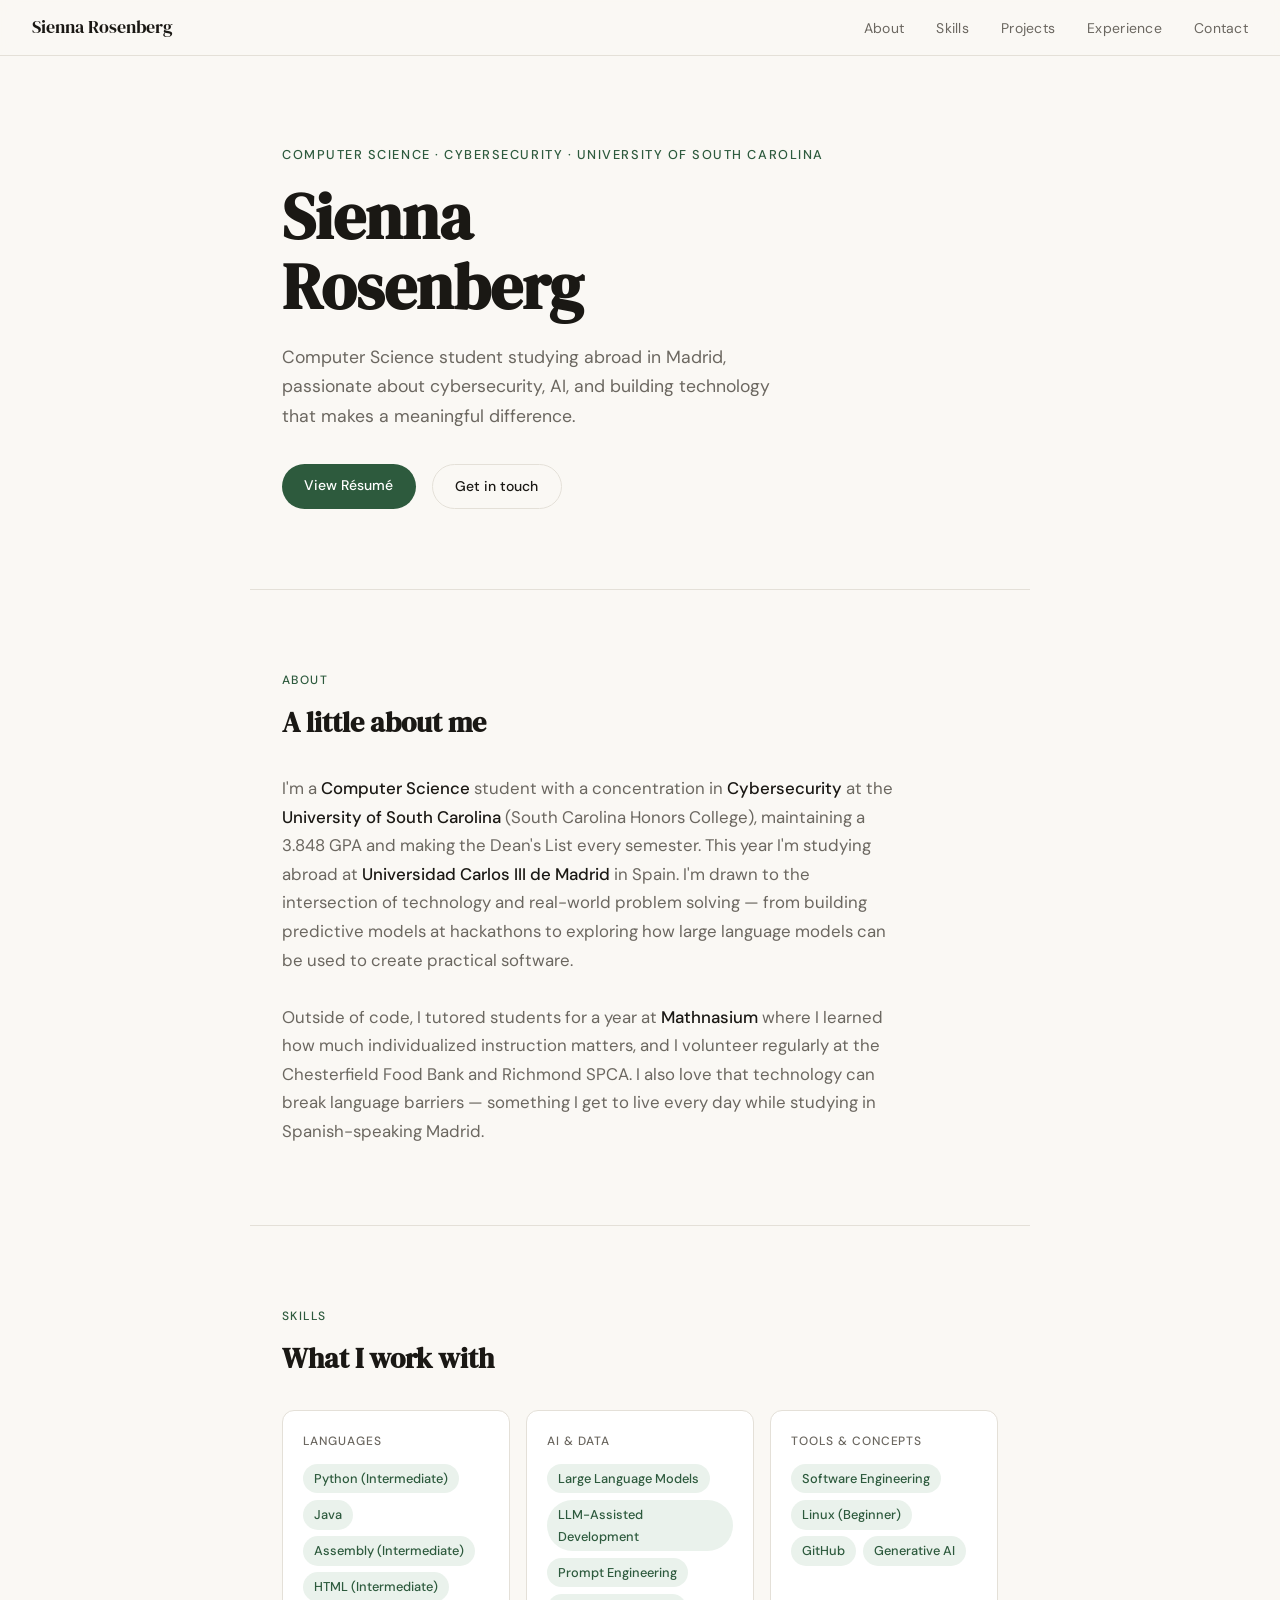
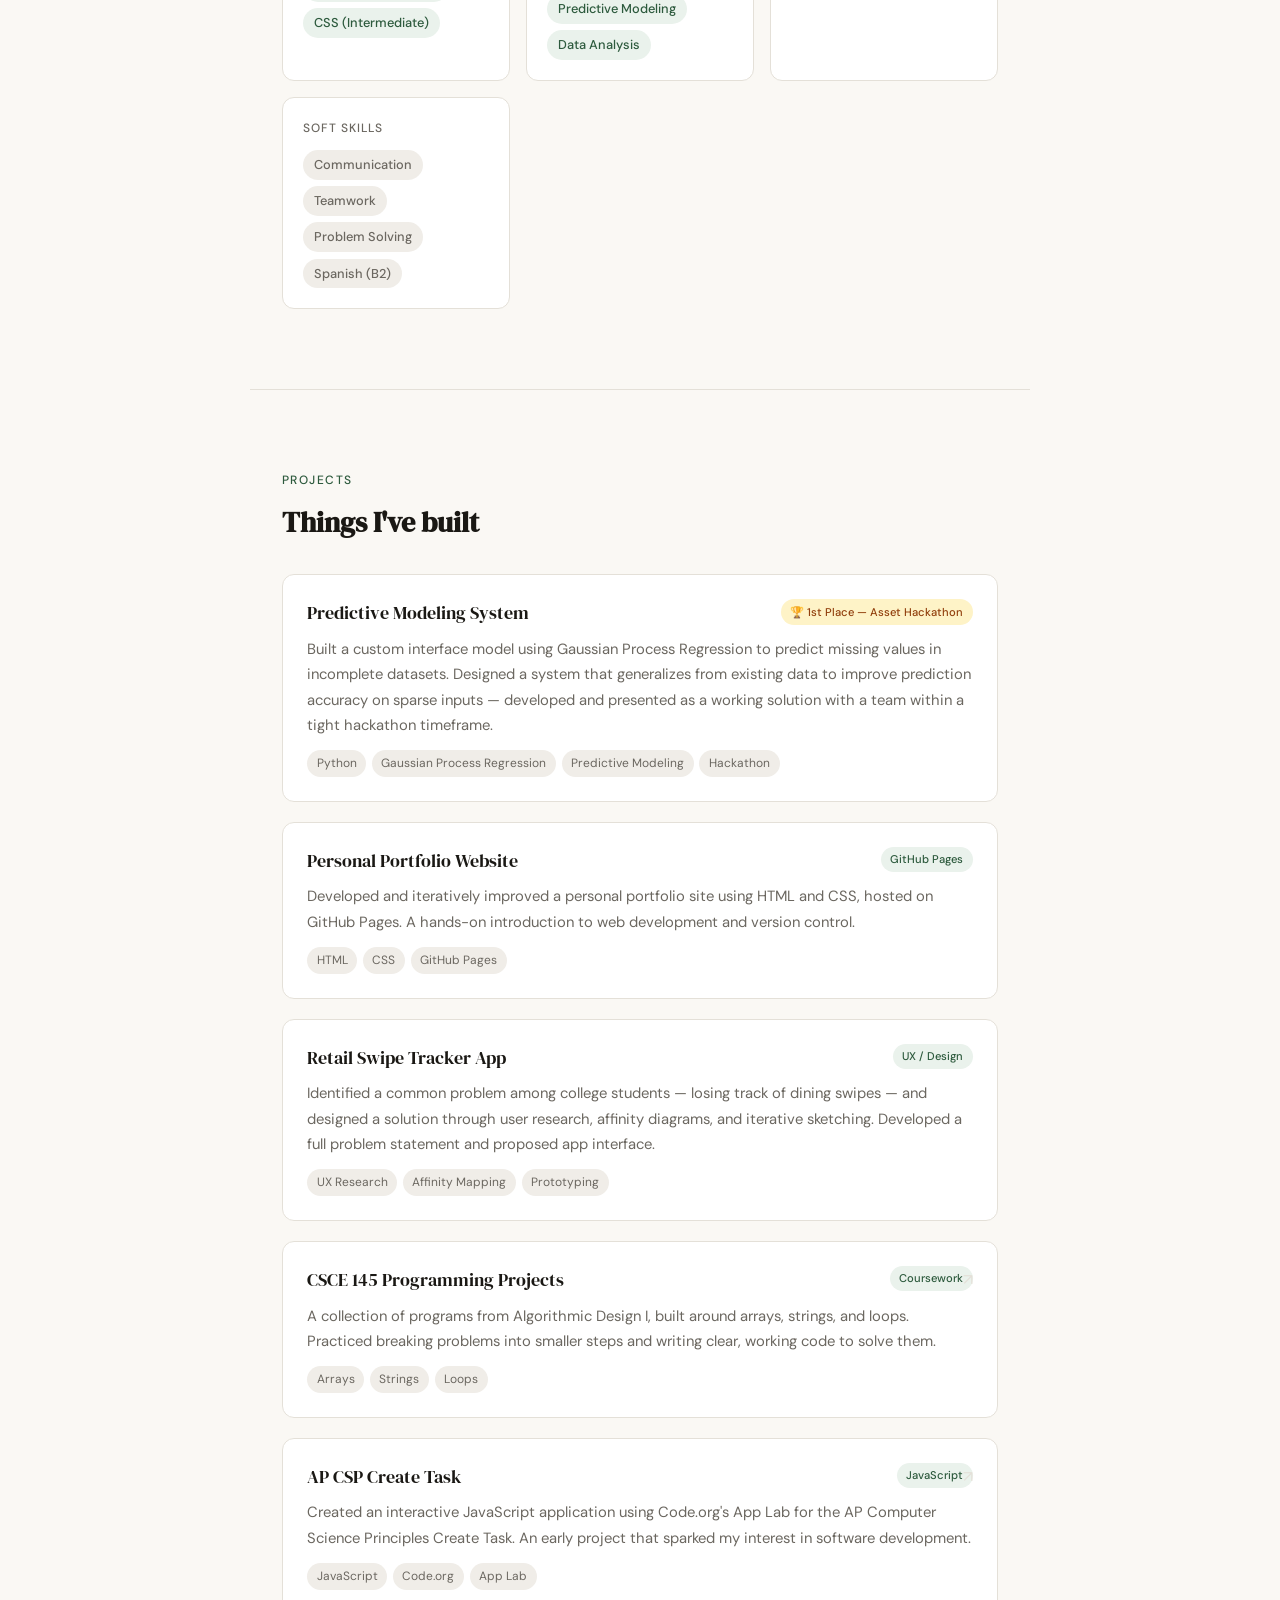
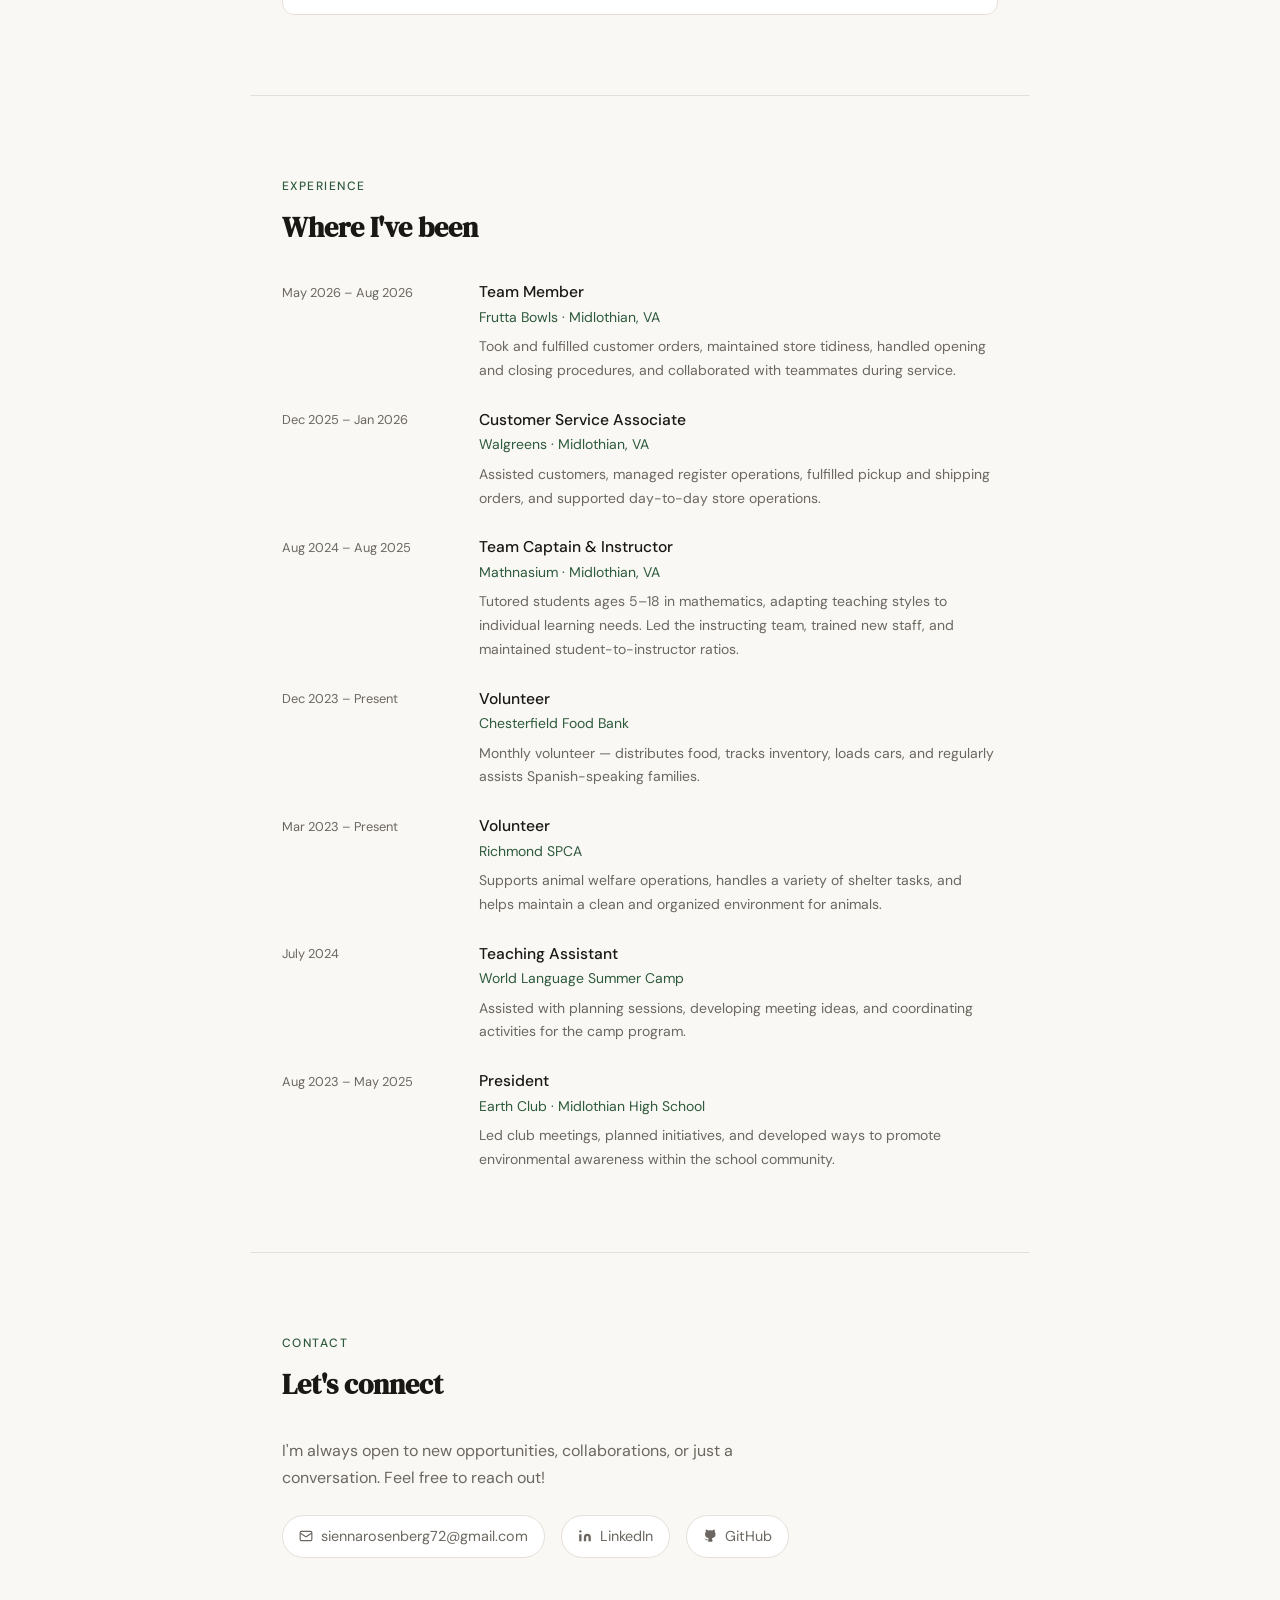
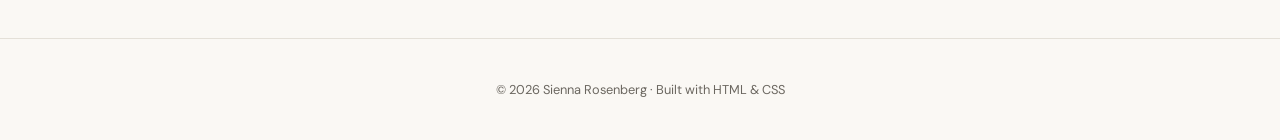
<file: index.html>
<!DOCTYPE html>
<html lang="en">
<head>
  <meta charset="UTF-8" />
  <meta name="viewport" content="width=device-width, initial-scale=1.0" />
  <title>Sienna Rosenberg</title>
  <link href="https://fonts.googleapis.com/css2?family=DM+Serif+Display&family=DM+Sans:wght@300;400;500&display=swap" rel="stylesheet" />
  <style>
    *, *::before, *::after { box-sizing: border-box; margin: 0; padding: 0; }

    :root {
      --cream: #faf8f4;
      --ink: #1a1814;
      --muted: #6b6760;
      --accent: #2d5a3d;
      --accent-light: #eaf2ec;
      --border: #e4e0d8;
      --white: #ffffff;
    }

    html { scroll-behavior: smooth; }

    body {
      font-family: 'DM Sans', sans-serif;
      background: var(--cream);
      color: var(--ink);
      font-size: 16px;
      line-height: 1.7;
    }

    /* NAV */
    nav {
      position: fixed;
      top: 0; left: 0; right: 0;
      background: rgba(250, 248, 244, 0.92);
      backdrop-filter: blur(8px);
      border-bottom: 1px solid var(--border);
      z-index: 100;
      padding: 0 2rem;
      height: 56px;
      display: flex;
      align-items: center;
      justify-content: space-between;
    }

    .nav-name {
      font-family: 'DM Serif Display', serif;
      font-size: 1.1rem;
      color: var(--ink);
      text-decoration: none;
    }

    .nav-links {
      display: flex;
      gap: 2rem;
      list-style: none;
    }

    .nav-links a {
      font-size: 0.875rem;
      font-weight: 400;
      color: var(--muted);
      text-decoration: none;
      letter-spacing: 0.02em;
      transition: color 0.2s;
    }

    .nav-links a:hover { color: var(--ink); }

    /* SECTIONS */
    section {
      max-width: 780px;
      margin: 0 auto;
      padding: 5rem 2rem;
    }

    section + section {
      border-top: 1px solid var(--border);
    }

    /* HERO */
    #hero {
      padding-top: 9rem;
      padding-bottom: 5rem;
    }

    .hero-eyebrow {
      font-size: 0.8rem;
      font-weight: 500;
      letter-spacing: 0.12em;
      text-transform: uppercase;
      color: var(--accent);
      margin-bottom: 1rem;
    }

    h1 {
      font-family: 'DM Serif Display', serif;
      font-size: clamp(2.8rem, 6vw, 4rem);
      line-height: 1.1;
      color: var(--ink);
      margin-bottom: 1.25rem;
    }

    .hero-sub {
      font-size: 1.1rem;
      color: var(--muted);
      max-width: 520px;
      margin-bottom: 2rem;
    }

    .hero-links {
      display: flex;
      gap: 1rem;
      flex-wrap: wrap;
    }

    .btn {
      display: inline-block;
      padding: 0.6rem 1.4rem;
      border-radius: 100px;
      font-size: 0.875rem;
      font-weight: 500;
      text-decoration: none;
      transition: all 0.2s;
    }

    .btn-primary {
      background: var(--accent);
      color: #fff;
    }

    .btn-primary:hover { background: #234a30; }

    .btn-outline {
      border: 1px solid var(--border);
      color: var(--ink);
      background: transparent;
    }

    .btn-outline:hover { background: var(--white); border-color: #ccc; }

    /* SECTION HEADINGS */
    .section-label {
      font-size: 0.75rem;
      font-weight: 500;
      letter-spacing: 0.12em;
      text-transform: uppercase;
      color: var(--accent);
      margin-bottom: 0.5rem;
    }

    h2 {
      font-family: 'DM Serif Display', serif;
      font-size: 1.75rem;
      color: var(--ink);
      margin-bottom: 1.75rem;
    }

    /* ABOUT */
    .about-text {
      font-size: 1.05rem;
      color: var(--muted);
      max-width: 620px;
    }

    .about-text strong { color: var(--ink); font-weight: 500; }

    /* SKILLS */
    .skills-grid {
      display: grid;
      grid-template-columns: repeat(auto-fit, minmax(200px, 1fr));
      gap: 1rem;
    }

    .skill-card {
      background: var(--white);
      border: 1px solid var(--border);
      border-radius: 12px;
      padding: 1.25rem;
    }

    .skill-card-title {
      font-size: 0.75rem;
      font-weight: 500;
      letter-spacing: 0.08em;
      text-transform: uppercase;
      color: var(--muted);
      margin-bottom: 0.75rem;
    }

    .skill-tags {
      display: flex;
      flex-wrap: wrap;
      gap: 0.4rem;
    }

    .tag {
      font-size: 0.8rem;
      padding: 0.25rem 0.7rem;
      border-radius: 100px;
      background: var(--accent-light);
      color: var(--accent);
      font-weight: 500;
    }

    .tag-gray {
      background: #f0ede8;
      color: var(--muted);
    }

    /* PROJECTS */
    .projects-list {
      display: flex;
      flex-direction: column;
      gap: 1.25rem;
    }

    .project-card {
      background: var(--white);
      border: 1px solid var(--border);
      border-radius: 12px;
      padding: 1.5rem;
      text-decoration: none;
      color: inherit;
      display: block;
      transition: border-color 0.2s, transform 0.2s;
      position: relative;
    }

    .project-card:hover {
      border-color: var(--accent);
      transform: translateY(-2px);
    }

    .project-header {
      display: flex;
      align-items: flex-start;
      justify-content: space-between;
      gap: 1rem;
      margin-bottom: 0.5rem;
    }

    .project-title {
      font-family: 'DM Serif Display', serif;
      font-size: 1.1rem;
      color: var(--ink);
    }

    .project-badge {
      font-size: 0.7rem;
      font-weight: 500;
      padding: 0.2rem 0.6rem;
      border-radius: 100px;
      white-space: nowrap;
    }

    .badge-winner {
      background: #fef3c7;
      color: #92400e;
    }

    .badge-class {
      background: var(--accent-light);
      color: var(--accent);
    }

    .project-desc {
      font-size: 0.925rem;
      color: var(--muted);
      margin-bottom: 0.75rem;
    }

    .project-tags {
      display: flex;
      flex-wrap: wrap;
      gap: 0.35rem;
    }

    .project-tag {
      font-size: 0.75rem;
      padding: 0.2rem 0.6rem;
      border-radius: 100px;
      background: #f0ede8;
      color: var(--muted);
    }

    .arrow {
      position: absolute;
      top: 1.5rem;
      right: 1.5rem;
      font-size: 1rem;
      color: var(--border);
      transition: color 0.2s;
    }

    .project-card:hover .arrow { color: var(--accent); }

    /* EXPERIENCE */
    .exp-list {
      display: flex;
      flex-direction: column;
      gap: 1.5rem;
    }

    .exp-item {
      display: grid;
      grid-template-columns: 1fr 3fr;
      gap: 1.5rem;
    }

    @media (max-width: 560px) {
      .exp-item { grid-template-columns: 1fr; gap: 0.25rem; }
      nav .nav-links { display: none; }
    }

    .exp-date {
      font-size: 0.8rem;
      color: var(--muted);
      padding-top: 0.15rem;
    }

    .exp-role {
      font-weight: 500;
      font-size: 0.975rem;
      color: var(--ink);
    }

    .exp-org {
      font-size: 0.875rem;
      color: var(--accent);
      margin-bottom: 0.35rem;
    }

    .exp-desc {
      font-size: 0.875rem;
      color: var(--muted);
    }

    /* CONTACT */
    .contact-row {
      display: flex;
      flex-wrap: wrap;
      gap: 1rem;
      margin-top: 1.5rem;
    }

    .contact-link {
      display: flex;
      align-items: center;
      gap: 0.5rem;
      font-size: 0.9rem;
      color: var(--muted);
      text-decoration: none;
      padding: 0.5rem 1rem;
      border: 1px solid var(--border);
      border-radius: 100px;
      background: var(--white);
      transition: all 0.2s;
    }

    .contact-link:hover {
      color: var(--ink);
      border-color: #aaa;
    }

    /* FOOTER */
    footer {
      text-align: center;
      padding: 2.5rem;
      font-size: 0.8rem;
      color: var(--muted);
      border-top: 1px solid var(--border);
    }

    /* ANIMATIONS */
    @keyframes fadeUp {
      from { opacity: 0; transform: translateY(18px); }
      to   { opacity: 1; transform: translateY(0); }
    }

    .fade-up {
      opacity: 0;
      animation: fadeUp 0.55s ease forwards;
    }

    .delay-1 { animation-delay: 0.1s; }
    .delay-2 { animation-delay: 0.22s; }
    .delay-3 { animation-delay: 0.34s; }
    .delay-4 { animation-delay: 0.46s; }
  </style>
</head>
<body>

  <nav>
    <a class="nav-name" href="#hero">Sienna Rosenberg</a>
    <ul class="nav-links">
      <li><a href="#about">About</a></li>
      <li><a href="#skills">Skills</a></li>
      <li><a href="#projects">Projects</a></li>
      <li><a href="#experience">Experience</a></li>
      <li><a href="#contact">Contact</a></li>
    </ul>
  </nav>

  <!-- HERO -->
  <section id="hero">
    <p class="hero-eyebrow fade-up">Computer Science · Cybersecurity · University of South Carolina</p>
    <h1 class="fade-up delay-1">Sienna<br>Rosenberg</h1>
    <p class="hero-sub fade-up delay-2">Computer Science student studying abroad in Madrid, passionate about cybersecurity, AI, and building technology that makes a meaningful difference.</p>
    <div class="hero-links fade-up delay-3">
      <a href="files/Resume_Sienna_Rosenberg_11_26.docx.pdf" class="btn btn-primary" target="_blank">View Résumé</a>
      <a href="#contact" class="btn btn-outline">Get in touch</a>
    </div>
  </section>

  <!-- ABOUT -->
  <section id="about">
    <p class="section-label">About</p>
    <h2>A little about me</h2>
    <p class="about-text">
      I'm a <strong>Computer Science</strong> student with a concentration in <strong>Cybersecurity</strong> at the <strong>University of South Carolina</strong> (South Carolina Honors College), maintaining a 3.848 GPA and making the Dean's List every semester. This year I'm studying abroad at <strong>Universidad Carlos III de Madrid</strong> in Spain. I'm drawn to the intersection of technology and real-world problem solving — from building predictive models at hackathons to exploring how large language models can be used to create practical software.<br><br>
      Outside of code, I tutored students for a year at <strong>Mathnasium</strong> where I learned how much individualized instruction matters, and I volunteer regularly at the Chesterfield Food Bank and Richmond SPCA. I also love that technology can break language barriers — something I get to live every day while studying in Spanish-speaking Madrid.
    </p>
  </section>

  <!-- SKILLS -->
  <section id="skills">
    <p class="section-label">Skills</p>
    <h2>What I work with</h2>
    <div class="skills-grid">
      <div class="skill-card">
        <p class="skill-card-title">Languages</p>
        <div class="skill-tags">
          <span class="tag">Python (Intermediate)</span>
          <span class="tag">Java</span>
          <span class="tag">Assembly (Intermediate)</span>
          <span class="tag">HTML (Intermediate)</span>
          <span class="tag">CSS (Intermediate)</span>
        </div>
      </div>
      <div class="skill-card">
        <p class="skill-card-title">AI &amp; Data</p>
        <div class="skill-tags">
          <span class="tag">Large Language Models</span>
          <span class="tag">LLM-Assisted Development</span>
          <span class="tag">Prompt Engineering</span>
          <span class="tag">Predictive Modeling</span>
          <span class="tag">Data Analysis</span>
        </div>
      </div>
      <div class="skill-card">
        <p class="skill-card-title">Tools &amp; Concepts</p>
        <div class="skill-tags">
          <span class="tag">Software Engineering</span>
          <span class="tag">Linux (Beginner)</span>
          <span class="tag">GitHub</span>
          <span class="tag">Generative AI</span>
        </div>
      </div>
      <div class="skill-card">
        <p class="skill-card-title">Soft Skills</p>
        <div class="skill-tags">
          <span class="tag tag-gray">Communication</span>
          <span class="tag tag-gray">Teamwork</span>
          <span class="tag tag-gray">Problem Solving</span>
          <span class="tag tag-gray">Spanish (B2)</span>
        </div>
      </div>
    </div>
  </section>

  <!-- PROJECTS -->
  <section id="projects">
    <p class="section-label">Projects</p>
    <h2>Things I've built</h2>
    <div class="projects-list">

      <div class="project-card">
        <div class="project-header">
          <span class="project-title">Predictive Modeling System</span>
          <span class="project-badge badge-winner">🏆 1st Place — Asset Hackathon</span>
        </div>
        <p class="project-desc">Built a custom interface model using Gaussian Process Regression to predict missing values in incomplete datasets. Designed a system that generalizes from existing data to improve prediction accuracy on sparse inputs — developed and presented as a working solution with a team within a tight hackathon timeframe.</p>
        <div class="project-tags">
          <span class="project-tag">Python</span>
          <span class="project-tag">Gaussian Process Regression</span>
          <span class="project-tag">Predictive Modeling</span>
          <span class="project-tag">Hackathon</span>
        </div>
      </div>

      <div class="project-card">
        <div class="project-header">
          <span class="project-title">Personal Portfolio Website</span>
          <span class="project-badge badge-class">GitHub Pages</span>
        </div>
        <p class="project-desc">Developed and iteratively improved a personal portfolio site using HTML and CSS, hosted on GitHub Pages. A hands-on introduction to web development and version control.</p>
        <div class="project-tags">
          <span class="project-tag">HTML</span>
          <span class="project-tag">CSS</span>
          <span class="project-tag">GitHub Pages</span>
        </div>
      </div>

      <div class="project-card">
        <div class="project-header">
          <span class="project-title">Retail Swipe Tracker App</span>
          <span class="project-badge badge-class">UX / Design</span>
        </div>
        <p class="project-desc">Identified a common problem among college students — losing track of dining swipes — and designed a solution through user research, affinity diagrams, and iterative sketching. Developed a full problem statement and proposed app interface.</p>
        <div class="project-tags">
          <span class="project-tag">UX Research</span>
          <span class="project-tag">Affinity Mapping</span>
          <span class="project-tag">Prototyping</span>
        </div>
      </div>

      <a class="project-card" href="https://github.com/siennarosenberg/CSCE145" target="_blank">
        <div class="project-header">
          <span class="project-title">CSCE 145 Programming Projects</span>
          <span class="project-badge badge-class">Coursework</span>
        </div>
        <p class="project-desc">A collection of programs from Algorithmic Design I, built around arrays, strings, and loops. Practiced breaking problems into smaller steps and writing clear, working code to solve them.</p>
        <div class="project-tags">
          <span class="project-tag">Arrays</span>
          <span class="project-tag">Strings</span>
          <span class="project-tag">Loops</span>
        </div>
        <span class="arrow">↗</span>
      </a>

      <a class="project-card" href="https://github.com/siennarosenberg/APCSP" target="_blank">
        <div class="project-header">
          <span class="project-title">AP CSP Create Task</span>
          <span class="project-badge badge-class">JavaScript</span>
        </div>
        <p class="project-desc">Created an interactive JavaScript application using Code.org's App Lab for the AP Computer Science Principles Create Task. An early project that sparked my interest in software development.</p>
        <div class="project-tags">
          <span class="project-tag">JavaScript</span>
          <span class="project-tag">Code.org</span>
          <span class="project-tag">App Lab</span>
        </div>
        <span class="arrow">↗</span>
      </a>

    </div>
  </section>

  <!-- EXPERIENCE -->
  <section id="experience">
    <p class="section-label">Experience</p>
    <h2>Where I've been</h2>
    <div class="exp-list">

      <div class="exp-item">
        <span class="exp-date">May 2026 – Aug 2026</span>
        <div>
          <p class="exp-role">Team Member</p>
          <p class="exp-org">Frutta Bowls · Midlothian, VA</p>
          <p class="exp-desc">Took and fulfilled customer orders, maintained store tidiness, handled opening and closing procedures, and collaborated with teammates during service.</p>
        </div>
      </div>

      <div class="exp-item">
        <span class="exp-date">Dec 2025 – Jan 2026</span>
        <div>
          <p class="exp-role">Customer Service Associate</p>
          <p class="exp-org">Walgreens · Midlothian, VA</p>
          <p class="exp-desc">Assisted customers, managed register operations, fulfilled pickup and shipping orders, and supported day-to-day store operations.</p>
        </div>
      </div>

      <div class="exp-item">
        <span class="exp-date">Aug 2024 – Aug 2025</span>
        <div>
          <p class="exp-role">Team Captain &amp; Instructor</p>
          <p class="exp-org">Mathnasium · Midlothian, VA</p>
          <p class="exp-desc">Tutored students ages 5–18 in mathematics, adapting teaching styles to individual learning needs. Led the instructing team, trained new staff, and maintained student-to-instructor ratios.</p>
        </div>
      </div>

      <div class="exp-item">
        <span class="exp-date">Dec 2023 – Present</span>
        <div>
          <p class="exp-role">Volunteer</p>
          <p class="exp-org">Chesterfield Food Bank</p>
          <p class="exp-desc">Monthly volunteer — distributes food, tracks inventory, loads cars, and regularly assists Spanish-speaking families.</p>
        </div>
      </div>

      <div class="exp-item">
        <span class="exp-date">Mar 2023 – Present</span>
        <div>
          <p class="exp-role">Volunteer</p>
          <p class="exp-org">Richmond SPCA</p>
          <p class="exp-desc">Supports animal welfare operations, handles a variety of shelter tasks, and helps maintain a clean and organized environment for animals.</p>
        </div>
      </div>

      <div class="exp-item">
        <span class="exp-date">July 2024</span>
        <div>
          <p class="exp-role">Teaching Assistant</p>
          <p class="exp-org">World Language Summer Camp</p>
          <p class="exp-desc">Assisted with planning sessions, developing meeting ideas, and coordinating activities for the camp program.</p>
        </div>
      </div>

      <div class="exp-item">
        <span class="exp-date">Aug 2023 – May 2025</span>
        <div>
          <p class="exp-role">President</p>
          <p class="exp-org">Earth Club · Midlothian High School</p>
          <p class="exp-desc">Led club meetings, planned initiatives, and developed ways to promote environmental awareness within the school community.</p>
        </div>
      </div>

    </div>
  </section>

  <!-- CONTACT -->
  <section id="contact">
    <p class="section-label">Contact</p>
    <h2>Let's connect</h2>
    <p style="color: var(--muted); max-width: 480px;">I'm always open to new opportunities, collaborations, or just a conversation. Feel free to reach out!</p>
    <div class="contact-row">
      <a class="contact-link" href="mailto:siennarosenberg72@gmail.com">
        <svg width="14" height="14" viewBox="0 0 24 24" fill="none" stroke="currentColor" stroke-width="2"><rect x="2" y="4" width="20" height="16" rx="2"/><path d="m22 7-8.97 5.7a1.94 1.94 0 0 1-2.06 0L2 7"/></svg>
        siennarosenberg72@gmail.com
      </a>
      <a class="contact-link" href="https://linkedin.com/in/siennarosenberg" target="_blank">
        <svg width="14" height="14" viewBox="0 0 24 24" fill="currentColor"><path d="M16 8a6 6 0 0 1 6 6v7h-4v-7a2 2 0 0 0-2-2 2 2 0 0 0-2 2v7h-4v-7a6 6 0 0 1 6-6z"/><rect x="2" y="9" width="4" height="12"/><circle cx="4" cy="4" r="2"/></svg>
        LinkedIn
      </a>
      <a class="contact-link" href="https://github.com/siennarosenberg" target="_blank">
        <svg width="14" height="14" viewBox="0 0 24 24" fill="currentColor"><path d="M9 19c-5 1.5-5-2.5-7-3m14 6v-3.87a3.37 3.37 0 0 0-.94-2.61c3.14-.35 6.44-1.54 6.44-7A5.44 5.44 0 0 0 20 4.77 5.07 5.07 0 0 0 19.91 1S18.73.65 16 2.48a13.38 13.38 0 0 0-7 0C6.27.65 5.09 1 5.09 1A5.07 5.07 0 0 0 5 4.77a5.44 5.44 0 0 0-1.5 3.78c0 5.42 3.3 6.61 6.44 7A3.37 3.37 0 0 0 9 18.13V22"/></svg>
        GitHub
      </a>
    </div>
  </section>

  <footer>
    © 2026 Sienna Rosenberg · Built with HTML &amp; CSS
  </footer>

</body>
</html>
</file>
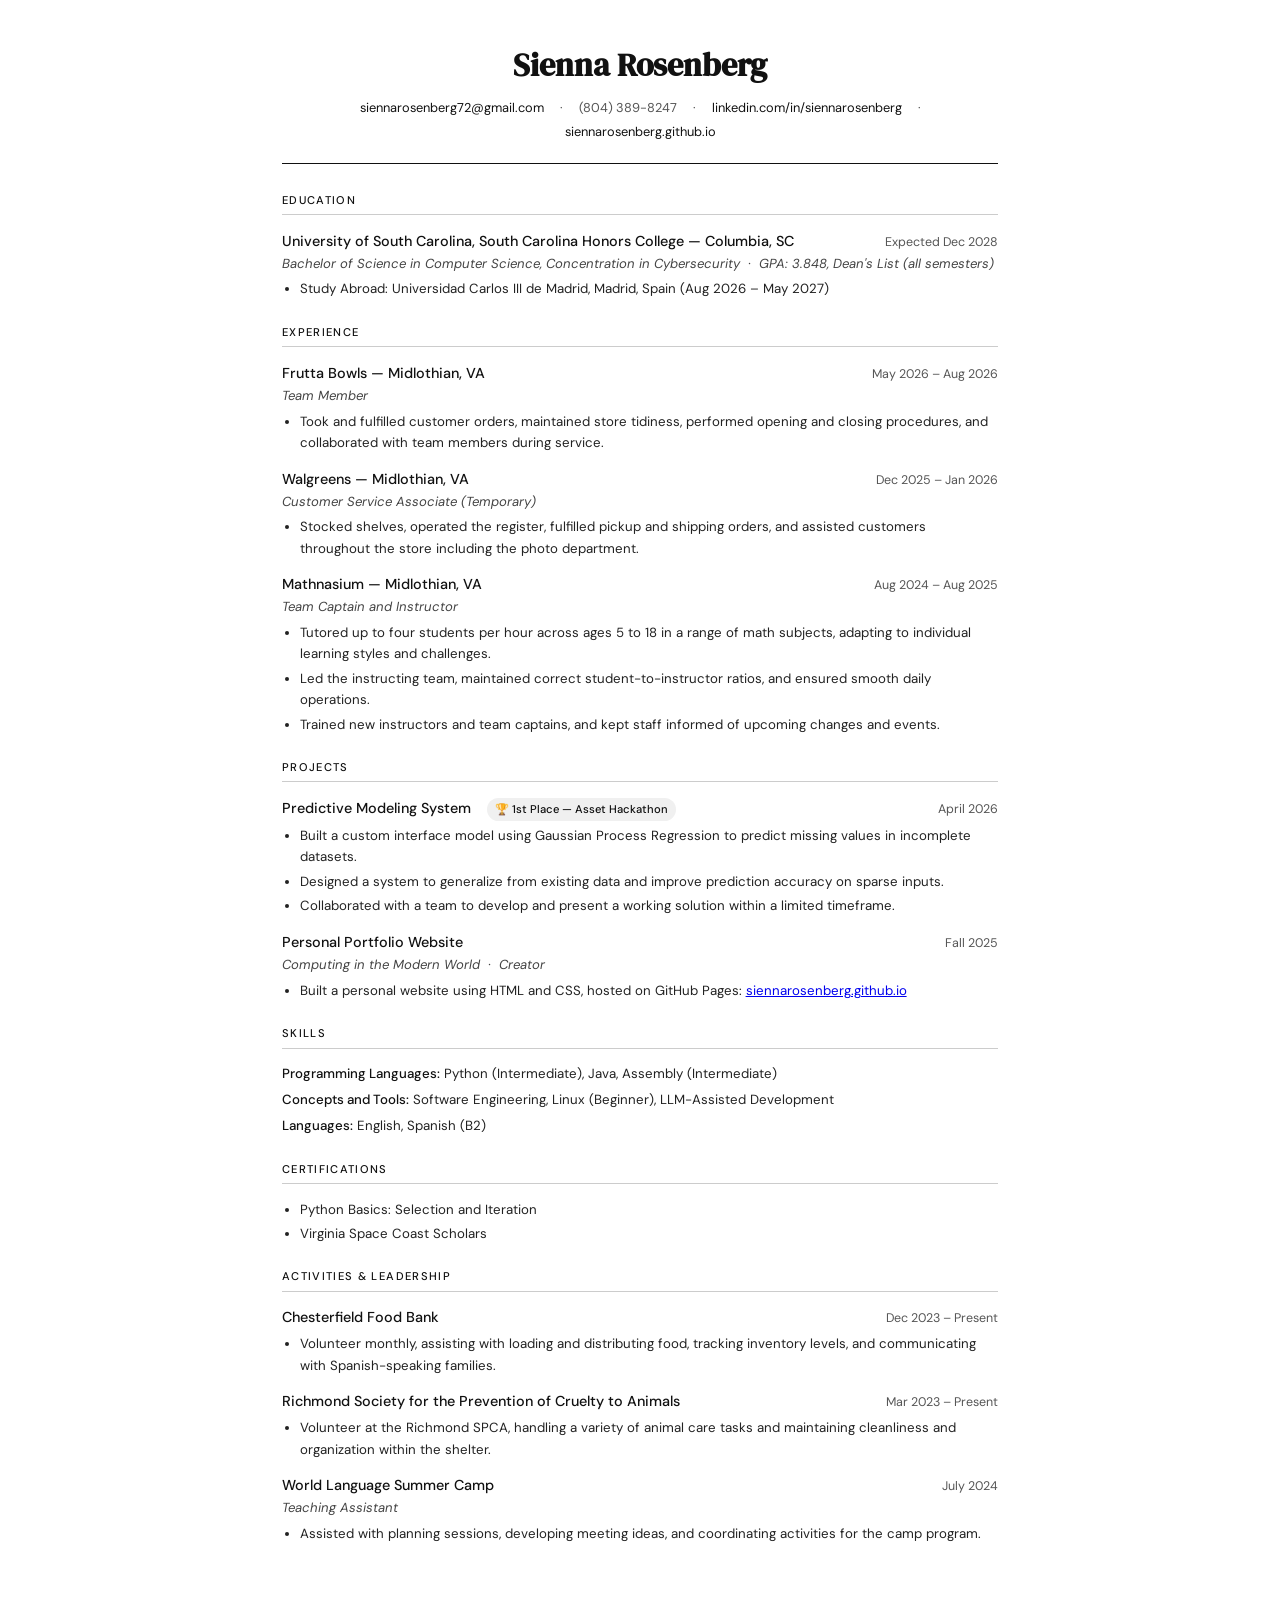
<file: resume.html>
<!DOCTYPE html>
<html lang="en">
<head>
  <meta charset="UTF-8">
  <meta name="viewport" content="width=device-width, initial-scale=1.0">
  <title>Sienna Rosenberg — Resume</title>
  <link href="https://fonts.googleapis.com/css2?family=DM+Serif+Display&family=DM+Sans:wght@300;400;500&display=swap" rel="stylesheet" />
  <style>
    *, *::before, *::after { box-sizing: border-box; margin: 0; padding: 0; }

    body {
      font-family: 'DM Sans', sans-serif;
      background: #ffffff;
      color: #111111;
      font-size: 14px;
      line-height: 1.6;
      padding: 2.5rem 2rem;
      max-width: 780px;
      margin: 0 auto;
    }

    /* HEADER */
    .header {
      text-align: center;
      margin-bottom: 1.75rem;
      padding-bottom: 1.25rem;
      border-bottom: 1.5px solid #111111;
    }

    .header h1 {
      font-family: 'DM Serif Display', serif;
      font-size: 2rem;
      color: #111111;
      margin-bottom: 0.4rem;
    }

    .contact {
      font-size: 0.8rem;
      color: #555555;
      display: flex;
      flex-wrap: wrap;
      justify-content: center;
      gap: 0.25rem 1rem;
    }

    .contact a {
      color: #111111;
      text-decoration: none;
    }

    .contact a:hover { text-decoration: underline; }

    /* SECTIONS */
    .section {
      margin-bottom: 1.5rem;
    }

    .section h2 {
      font-family: 'DM Sans', sans-serif;
      font-size: 0.7rem;
      font-weight: 500;
      letter-spacing: 0.12em;
      text-transform: uppercase;
      color: #111111;
      border-bottom: 0.5px solid #cccccc;
      padding-bottom: 0.3rem;
      margin-bottom: 0.9rem;
    }

    .entry {
      margin-bottom: 0.9rem;
    }

    .entry-header {
      display: flex;
      justify-content: space-between;
      align-items: baseline;
      gap: 1rem;
    }

    .entry-title {
      font-weight: 500;
      font-size: 0.9rem;
      color: #111111;
    }

    .entry-date {
      font-size: 0.78rem;
      color: #555555;
      white-space: nowrap;
      flex-shrink: 0;
    }

    .entry-sub {
      font-size: 0.82rem;
      color: #444444;
      font-style: italic;
      margin-bottom: 0.3rem;
    }

    .entry-badge {
      display: inline-block;
      font-size: 0.7rem;
      font-weight: 500;
      padding: 0.15rem 0.5rem;
      border-radius: 100px;
      background: #f0f0f0;
      color: #111111;
      margin-left: 0.5rem;
      font-style: normal;
    }

    ul {
      padding-left: 1.1rem;
      margin-top: 0.25rem;
    }

    ul li {
      font-size: 0.83rem;
      color: #222222;
      margin-bottom: 0.2rem;
    }

    /* SKILLS */
    .skills-row {
      font-size: 0.83rem;
      color: #222222;
      margin-bottom: 0.3rem;
    }

    .skills-row strong {
      color: #111111;
      font-weight: 500;
    }

    @media print {
      body { background: white; padding: 1rem; }
    }
  </style>
</head>
<body>

  <div class="header">
    <h1>Sienna Rosenberg</h1>
    <div class="contact">
      <span><a href="mailto:siennarosenberg72@gmail.com">siennarosenberg72@gmail.com</a></span>
      <span>·</span>
      <span>(804) 389-8247</span>
      <span>·</span>
      <span><a href="https://linkedin.com/in/siennarosenberg" target="_blank">linkedin.com/in/siennarosenberg</a></span>
      <span>·</span>
      <span><a href="https://siennarosenberg.github.io" target="_blank">siennarosenberg.github.io</a></span>
    </div>
  </div>

  <!-- EDUCATION -->
  <div class="section">
    <h2>Education</h2>

    <div class="entry">
      <div class="entry-header">
        <span class="entry-title">University of South Carolina, South Carolina Honors College — Columbia, SC</span>
        <span class="entry-date">Expected Dec 2028</span>
      </div>
      <div class="entry-sub">Bachelor of Science in Computer Science, Concentration in Cybersecurity &nbsp;·&nbsp; GPA: 3.848, Dean's List (all semesters)</div>
      <ul>
        <li>Study Abroad: Universidad Carlos III de Madrid, Madrid, Spain (Aug 2026 – May 2027)</li>
      </ul>
    </div>
  </div>

  <!-- EXPERIENCE -->
  <div class="section">
    <h2>Experience</h2>

    <div class="entry">
      <div class="entry-header">
        <span class="entry-title">Frutta Bowls — Midlothian, VA</span>
        <span class="entry-date">May 2026 – Aug 2026</span>
      </div>
      <div class="entry-sub">Team Member</div>
      <ul>
        <li>Took and fulfilled customer orders, maintained store tidiness, performed opening and closing procedures, and collaborated with team members during service.</li>
      </ul>
    </div>

    <div class="entry">
      <div class="entry-header">
        <span class="entry-title">Walgreens — Midlothian, VA</span>
        <span class="entry-date">Dec 2025 – Jan 2026</span>
      </div>
      <div class="entry-sub">Customer Service Associate (Temporary)</div>
      <ul>
        <li>Stocked shelves, operated the register, fulfilled pickup and shipping orders, and assisted customers throughout the store including the photo department.</li>
      </ul>
    </div>

    <div class="entry">
      <div class="entry-header">
        <span class="entry-title">Mathnasium — Midlothian, VA</span>
        <span class="entry-date">Aug 2024 – Aug 2025</span>
      </div>
      <div class="entry-sub">Team Captain and Instructor</div>
      <ul>
        <li>Tutored up to four students per hour across ages 5 to 18 in a range of math subjects, adapting to individual learning styles and challenges.</li>
        <li>Led the instructing team, maintained correct student-to-instructor ratios, and ensured smooth daily operations.</li>
        <li>Trained new instructors and team captains, and kept staff informed of upcoming changes and events.</li>
      </ul>
    </div>
  </div>

  <!-- PROJECTS -->
  <div class="section">
    <h2>Projects</h2>

    <div class="entry">
      <div class="entry-header">
        <span class="entry-title">Predictive Modeling System &nbsp;<span class="entry-badge">🏆 1st Place — Asset Hackathon</span></span>
        <span class="entry-date">April 2026</span>
      </div>
      <ul>
        <li>Built a custom interface model using Gaussian Process Regression to predict missing values in incomplete datasets.</li>
        <li>Designed a system to generalize from existing data and improve prediction accuracy on sparse inputs.</li>
        <li>Collaborated with a team to develop and present a working solution within a limited timeframe.</li>
      </ul>
    </div>

    <div class="entry">
      <div class="entry-header">
        <span class="entry-title">Personal Portfolio Website</span>
        <span class="entry-date">Fall 2025</span>
      </div>
      <div class="entry-sub">Computing in the Modern World &nbsp;·&nbsp; Creator</div>
      <ul>
        <li>Built a personal website using HTML and CSS, hosted on GitHub Pages: <a href="https://siennarosenberg.github.io" target="_blank">siennarosenberg.github.io</a></li>
      </ul>
    </div>
  </div>

  <!-- SKILLS -->
  <div class="section">
    <h2>Skills</h2>
    <div class="skills-row"><strong>Programming Languages:</strong> Python (Intermediate), Java, Assembly (Intermediate)</div>
    <div class="skills-row"><strong>Concepts and Tools:</strong> Software Engineering, Linux (Beginner), LLM-Assisted Development</div>
    <div class="skills-row"><strong>Languages:</strong> English, Spanish (B2)</div>
  </div>

  <!-- CERTIFICATIONS -->
  <div class="section">
    <h2>Certifications</h2>
    <ul>
      <li>Python Basics: Selection and Iteration</li>
      <li>Virginia Space Coast Scholars</li>
    </ul>
  </div>

  <!-- ACTIVITIES & LEADERSHIP -->
  <div class="section">
    <h2>Activities &amp; Leadership</h2>

    <div class="entry">
      <div class="entry-header">
        <span class="entry-title">Chesterfield Food Bank</span>
        <span class="entry-date">Dec 2023 – Present</span>
      </div>
      <ul>
        <li>Volunteer monthly, assisting with loading and distributing food, tracking inventory levels, and communicating with Spanish-speaking families.</li>
      </ul>
    </div>

    <div class="entry">
      <div class="entry-header">
        <span class="entry-title">Richmond Society for the Prevention of Cruelty to Animals</span>
        <span class="entry-date">Mar 2023 – Present</span>
      </div>
      <ul>
        <li>Volunteer at the Richmond SPCA, handling a variety of animal care tasks and maintaining cleanliness and organization within the shelter.</li>
      </ul>
    </div>

    <div class="entry">
      <div class="entry-header">
        <span class="entry-title">World Language Summer Camp</span>
        <span class="entry-date">July 2024</span>
      </div>
      <div class="entry-sub">Teaching Assistant</div>
      <ul>
        <li>Assisted with planning sessions, developing meeting ideas, and coordinating activities for the camp program.</li>
      </ul>
    </div>
  </div>

</body>
</html>
</file>
